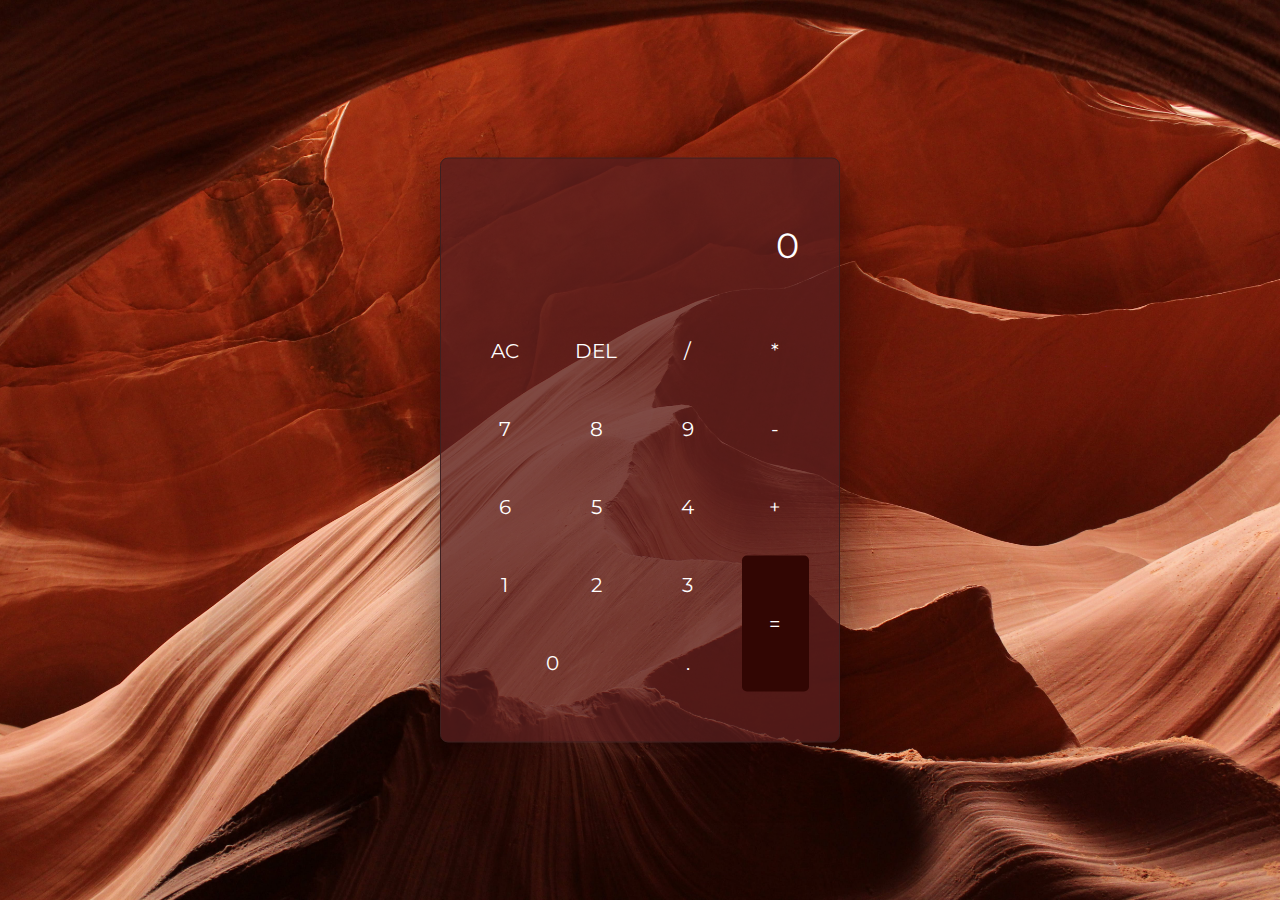
<file: Calculatar | Level 1 Task 3/index.html>
<!DOCTYPE html>
<html lang="en">
<head>
    <meta charset="UTF-8">
    <meta name="viewport" content="width=device-width, initial-scale=1.0">
    <title>Calculator</title> 
     <!-- Link css -->
    <link rel="stylesheet" href="./assets/style.css">
</head>
<body>
    <div class="calculator">
        <div class="display">
          <input type="text" placeholder="0" id="input" disabled />
        </div>
        <div class="buttons">
          <!-- Full Erase -->
          <input type="button" value="AC" id="clear" />
          <!-- Erase Single Value -->
          <input type="button" value="DEL" id="erase" />
          <input type="button" value="/" class="input-button" />
          <input type="button" value="*" class="input-button" />
          <input type="button" value="7" class="input-button" />
          <input type="button" value="8" class="input-button" />
          <input type="button" value="9" class="input-button" />
          <input type="button" value="-" class="input-button" />
          <input type="button" value="6" class="input-button" />
          <input type="button" value="5" class="input-button" />
          <input type="button" value="4" class="input-button" />
          <input type="button" value="+" class="input-button" />
          <input type="button" value="1" class="input-button" />
          <input type="button" value="2" class="input-button" />
          <input type="button" value="3" class="input-button" />
          <input type="button" value="=" id="equal" />
          <input type="button" value="0" class="input-button" />
          <input type="button" value="." class="input-button" />
        </div>
      </div>
<script src="./assets/main.js"></script>
</body>
</html>
</file>
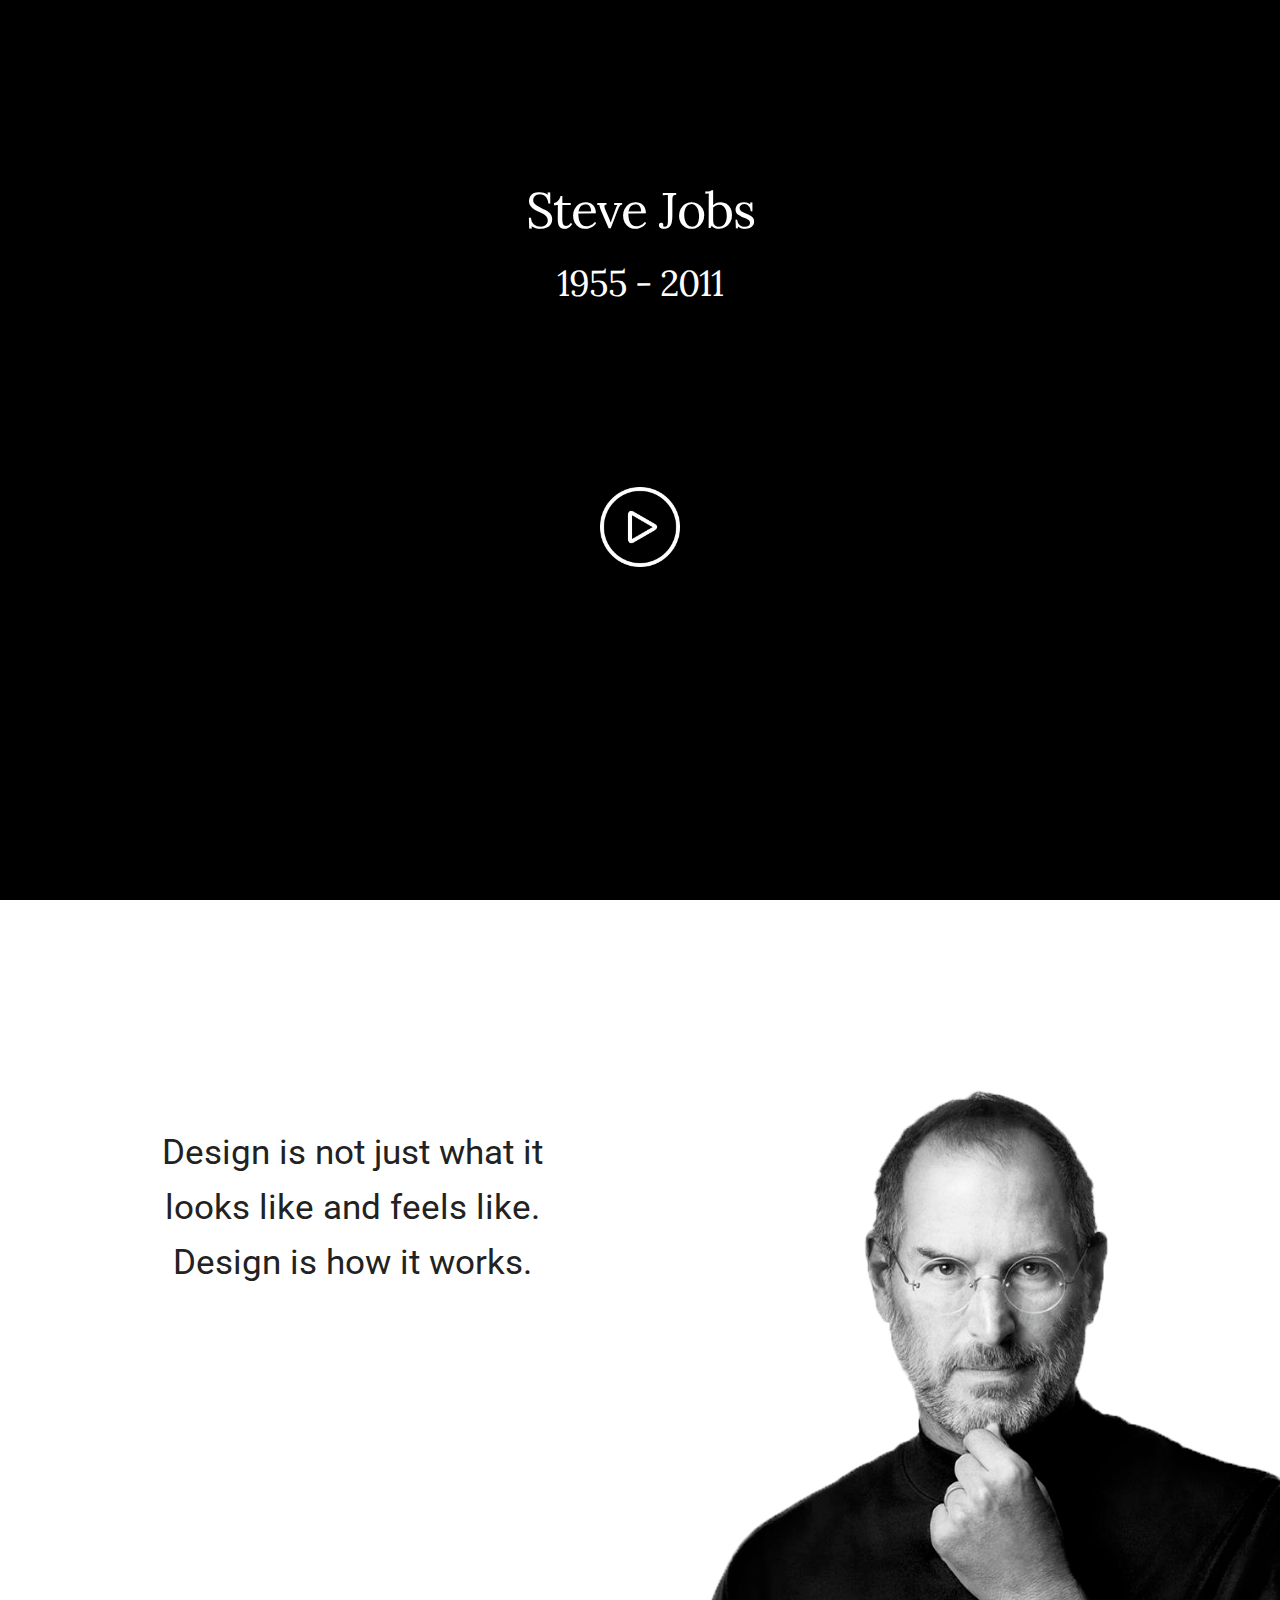
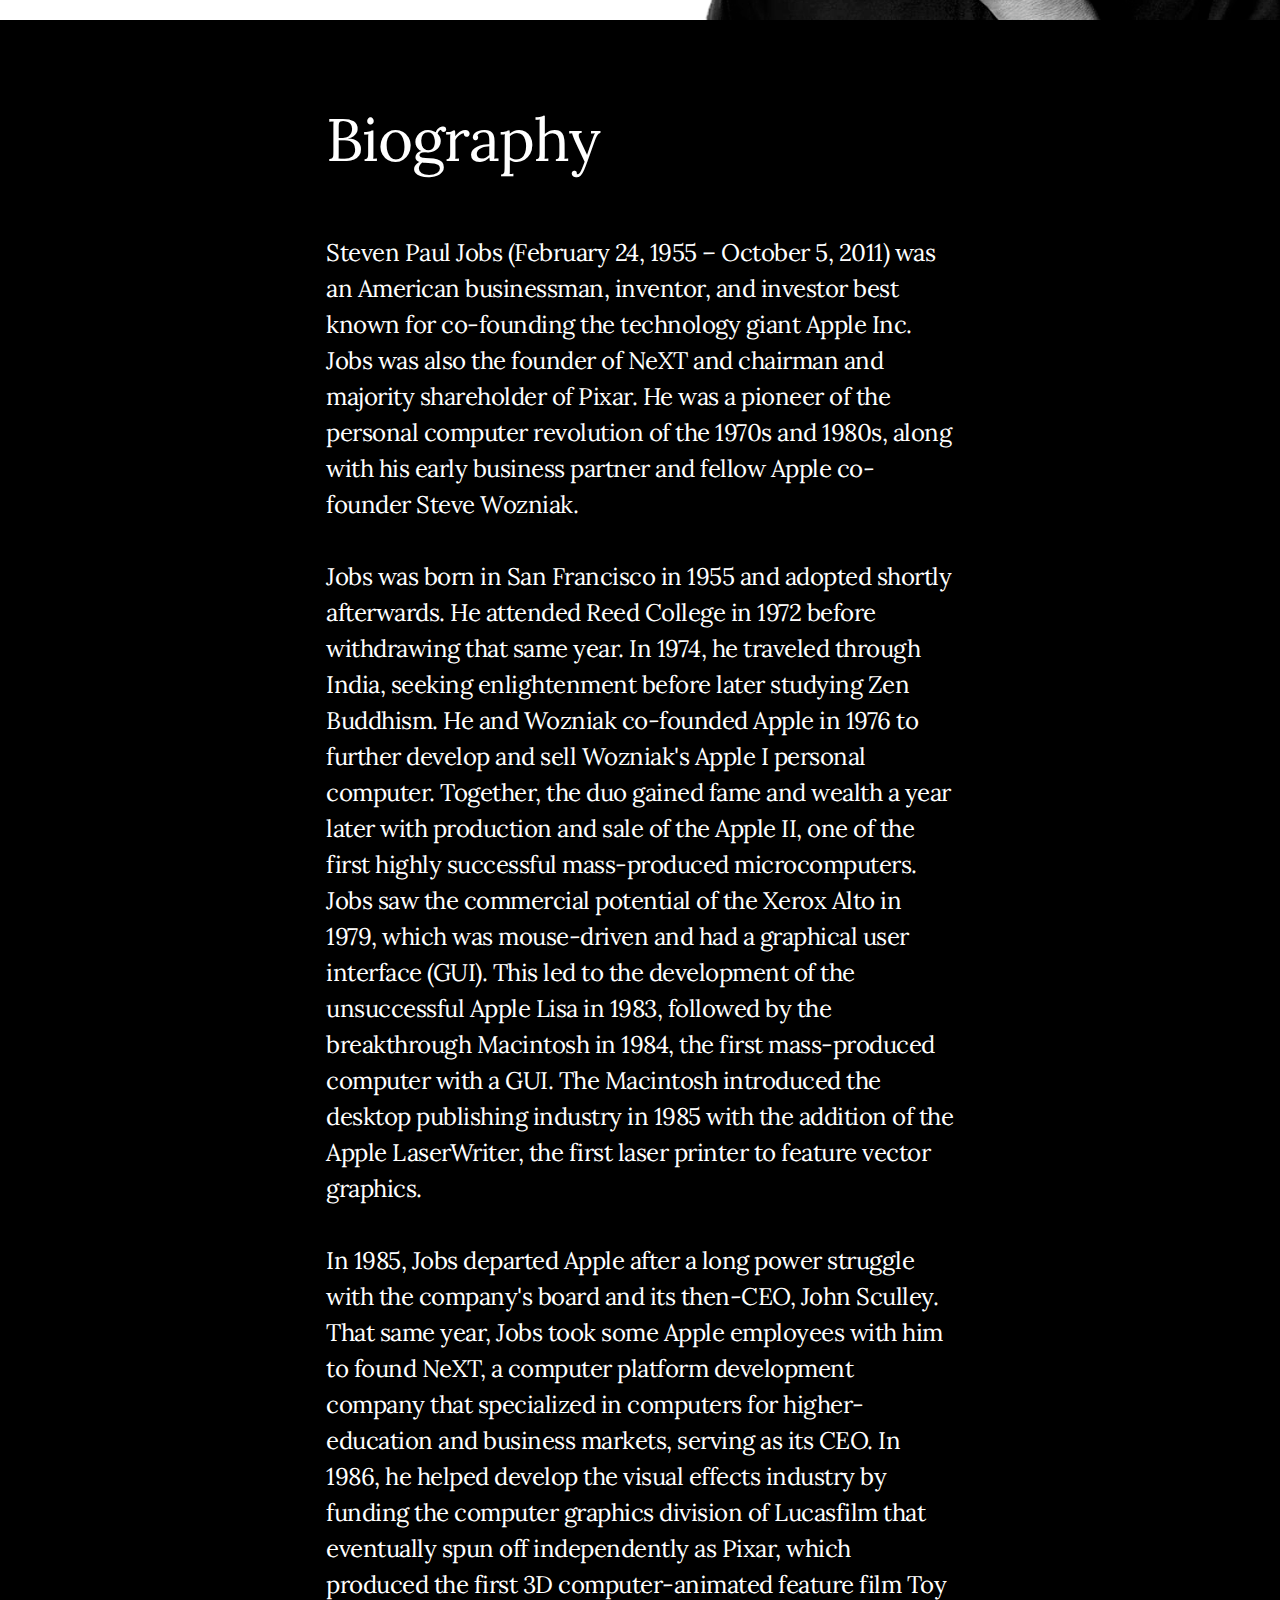
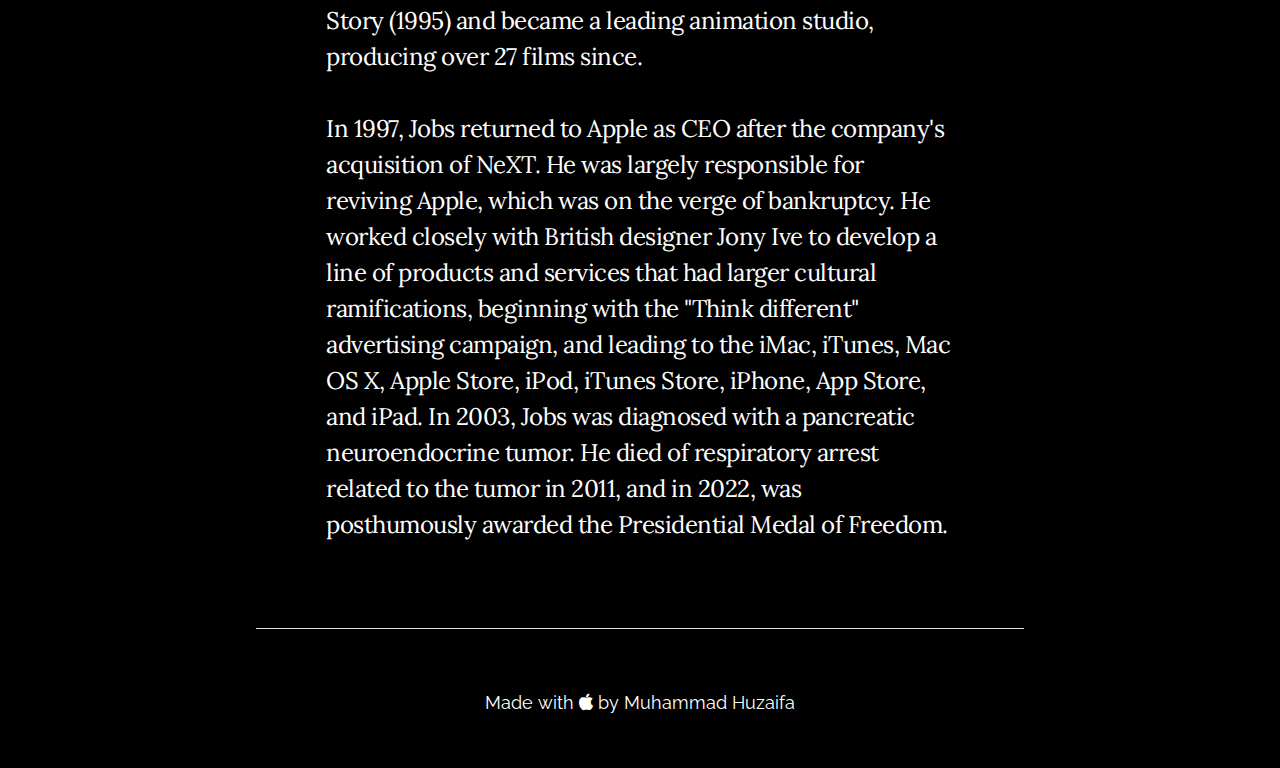
<file: Level 2 Task 1 | Tribute Page/index.html>
<!DOCTYPE html>
<html lang="en">
<head>

  <!-- Basic Page Needs
  –––––––––––––––––––––––––––––––––––––––––––––––––– -->
  <meta charset="utf-8">
  <title>Steve Jobs</title>
  <meta name="description" content="A Steve Jobs tribute page.">
  <meta name="author" content="Jorge Sanz">

  <!-- Mobile Specific Metas
  –––––––––––––––––––––––––––––––––––––––––––––––––– -->
  <meta name="viewport" content="width=device-width, initial-scale=1">

  <!-- FONT
  –––––––––––––––––––––––––––––––––––––––––––––––––– -->
  <link href="//fonts.googleapis.com/css?family=Raleway:400,300,600" rel="stylesheet" type="text/css">
  <link href='https://fonts.googleapis.com/css?family=Lora:400,400italic,700,700italic' rel='stylesheet' type='text/css'>
  <link href='https://fonts.googleapis.com/css?family=Roboto:400,100,100italic,300,300italic,400italic,500,500italic,700,700italic,900,900italic' rel='stylesheet' type='text/css'>

  <!-- CSS
  –––––––––––––––––––––––––––––––––––––––––––––––––– -->
  <link rel="stylesheet" href="css/main.css">
  <link rel="stylesheet" href="css/normalize.css">
  <link rel="stylesheet" href="css/skeleton.css">

  <!-- Favicon
  –––––––––––––––––––––––––––––––––––––––––––––––––– -->
  <link rel="icon" type="image/png" href="images/favicon.png">
  <link rel="stylesheet" href="https://maxcdn.bootstrapcdn.com/font-awesome/4.5.0/css/font-awesome.min.css">
</head>
<body>

  <!-- Primary Page Layout
  –––––––––––––––––––––––––––––––––––––––––––––––––– -->
  <div id="first-div">
    <div class="container">
      <div class="row">
        <div class="twelve columns" style="margin-top: 20vh">
          <h1 id="first-div-title">Steve Jobs</h1>
          <h3 id="first-div-subtitle">1955 - 2011</h3>
          <a href="https://www.youtube.com/watch?v=8rwsuXHA7RA"><img id="first-div-button" src="./images/Circular Play Button.png"></a>
        </div>
      </div>
    </div>
  </div>

  <!-- Second Page Layout
  –––––––––––––––––––––––––––––––––––––––––––––––––– -->
  <div id="second-div">
    <div id="second-div-text"><div id="steve-jobs-quote">Design is not just what it looks like and feels like. Design is how it works.</div></div>
    <div id="second-div-image"><img id="steve-jobs-image" src="./images/steve-jobs.png"></div>
  </div>

  <!-- Third Page Layout
  –––––––––––––––––––––––––––––––––––––––––––––––––– -->
  <div id="third-div">
    <div class="container">
      <div class="row">
        <div class="two columns"><br></div>
        <div class="eight columns" id="third-div-content">
          <h1 id="third-div-title">Biography</h1>
          <h5 id="third-div-text">Steven Paul Jobs (February 24, 1955 – October 5, 2011) was an American businessman, inventor, and investor best known for co-founding the technology giant Apple Inc. Jobs was also the founder of NeXT and chairman and majority shareholder of Pixar. He was a pioneer of the personal computer revolution of the 1970s and 1980s, along with his early business partner and fellow Apple co-founder Steve Wozniak.
            <br>
            <br>

            Jobs was born in San Francisco in 1955 and adopted shortly afterwards. He attended Reed College in 1972 before withdrawing that same year. In 1974, he traveled through India, seeking enlightenment before later studying Zen Buddhism. He and Wozniak co-founded Apple in 1976 to further develop and sell Wozniak's Apple I personal computer. Together, the duo gained fame and wealth a year later with production and sale of the Apple II, one of the first highly successful mass-produced microcomputers. Jobs saw the commercial potential of the Xerox Alto in 1979, which was mouse-driven and had a graphical user interface (GUI). This led to the development of the unsuccessful Apple Lisa in 1983, followed by the breakthrough Macintosh in 1984, the first mass-produced computer with a GUI. The Macintosh introduced the desktop publishing industry in 1985 with the addition of the Apple LaserWriter, the first laser printer to feature vector graphics.
            <br>
            <br>
            In 1985, Jobs departed Apple after a long power struggle with the company's board and its then-CEO, John Sculley. That same year, Jobs took some Apple employees with him to found NeXT, a computer platform development company that specialized in computers for higher-education and business markets, serving as its CEO. In 1986, he helped develop the visual effects industry by funding the computer graphics division of Lucasfilm that eventually spun off independently as Pixar, which produced the first 3D computer-animated feature film Toy Story (1995) and became a leading animation studio, producing over 27 films since.
            <br>
            <br>
            In 1997, Jobs returned to Apple as CEO after the company's acquisition of NeXT. He was largely responsible for reviving Apple, which was on the verge of bankruptcy. He worked closely with British designer Jony Ive to develop a line of products and services that had larger cultural ramifications, beginning with the "Think different" advertising campaign, and leading to the iMac, iTunes, Mac OS X, Apple Store, iPod, iTunes Store, iPhone, App Store, and iPad. In 2003, Jobs was diagnosed with a pancreatic neuroendocrine tumor. He died of respiratory arrest related to the tumor in 2011, and in 2022, was posthumously awarded the Presidential Medal of Freedom.</p>
          </h5>
        </div>
        <div class="two columns"><br></div>
      </div>
      <hr width="80%">
    </div>
    <p id="author-text">Made with <i class="fa fa-apple"></i> by Muhammad Huzaifa</p>
  </div>

<!-- End Document
  –––––––––––––––––––––––––––––––––––––––––––––––––– -->
</body>
</html>
</file>
<file: Calculatar | Level 1 Task 3/assets/style.css>
/* @copyright Muhammad Huzaifa */

@import url('https://fonts.googleapis.com/css2?family=Montserrat:wght@700&display=swap');


* {
    padding: 0;
    margin: 0;
    box-sizing: border-box;
    font-family: 'Montserrat', sans-serif;  }
  body {
    height: 100vh;
    background:  url(./background.jpg) ;
    background-position: center;
    background-size: cover;
  }
  .calculator {
    width: 400px;
    background-color: #581e1ec3;
    padding: 50px 30px;
    position: absolute;
    transform: translate(-50%, -50%);
    top: 50%;
    left: 50%;
    border-radius: 8px;
    border: 1px solid rgb(61, 32, 32);
    box-shadow: 0 20px 50px rgba(24, 0, 0, 0.56);
  }
  .display {
    width: 100%;
  }
  .display input {
    width: 100%;
    padding: 15px 10px;
    text-align: right;
    border: none;
    background-color: transparent;
    color: #ffffff;
    font-size: 35px;
  }
  .display input::placeholder {
    color: #ffffff;
  }
  .buttons {
    display: grid;
    grid-template-columns: repeat(4, 1fr);
    grid-gap: 20px;
    margin-top: 40px;
  }
  .buttons input[type="button"] {
    font-size: 20px;
    padding: 17px;
    border: none;
    background-color: transparent;
    color: #ffffff;
    cursor: pointer;
    border-radius: 5px;
    transition: all linear  .3s;
  }
  .buttons input[type="button"]:hover {
    box-shadow: 0 8px 25px #2b0404;
    background-color: #2b0404;
  }
  input[type="button"]#equal {
    grid-row: span 2;
    background-color: #320603;
  }
  input[type="button"][value="0"] {
    grid-column: span 2;
  }

  /* @copyright Muhammad Huzaifa */
</file>
<file: Level 2 Task 1 | Tribute Page/css/main.css>
/* ----- HTML ----- */
html {
  font-size: 12px;
}

/* ----- Fist div ----- */

#first-div {
  background-color: #000;
  min-height: 100vh;
}

#first-div-title {
  color: #fff;
  text-align: center;
  font-family: 'Lora', serif;
}

#first-div-subtitle {
  color: #fff;
  text-align: center;
  font-family: 'Lora', serif;
}

#first-div-button {
  display: block;
  margin-left: auto;
  margin-right: auto;
  max-width: 80px;
  max-height: 80px;
  margin-top: 20vh;
}

/* ----- Second div ----- */
#second-div {
  background-color: #fff;
  min-height: 80vh;
  display: flex;
  flex-direction: row;
  flex-wrap: wrap;
  justify-content: flex-end;
}

#second-div-text {
  order: 1;
  flex-grow: 1;
  min-width: 30%;
  margin-top: 25vh;
  font-size: 2.3em;
  font-family: 'Roboto', sans-serif;
  text-align: center;
  font-weight: 400;
  margin-bottom: 25vh;
}

#steve-jobs-quote {
  max-width: 400px;
  margin-left: auto;
  margin-right: auto;
}

#second-div-image {
  order: 2;
  flex-grow: 1;
  min-width: 45%;
  align-self: flex-end;
  max-width: 500px;
}

#steve-jobs-image {
  max-width: 100%;
  box-sizing: border-box;
  float: right;
}

/* ----- Third div ----- */
#third-div {
  background-color: #000;
  /* min-height: 100vh; */
  padding-bottom: 2vw;
  padding-right: 2vw;
  padding-left: 2vw;
}

#third-div-content {
  color: #fff;
  font-family: 'Lora', serif;
  margin-top: 5.5em;
  margin-bottom: 2em;
}

#third-div-title {
  font-size: 4em;
}

#third-div-text {
  margin-top: 2.5em;
  font-size: em;
}

#author-text {
  color: #fff;
  font-size: 1.2em;
  text-align: center;
  margin-top: 2vw;
}
</file>
<file: Level 2 Task 1 | Tribute Page/css/skeleton.css>
/*
* Skeleton V2.0.4
* Copyright 2014, Dave Gamache
* www.getskeleton.com
* Free to use under the MIT license.
* http://www.opensource.org/licenses/mit-license.php
* 12/29/2014
*/


/* Table of contents
––––––––––––––––––––––––––––––––––––––––––––––––––
- Grid
- Base Styles
- Typography
- Links
- Buttons
- Forms
- Lists
- Code
- Tables
- Spacing
- Utilities
- Clearing
- Media Queries
*/


/* Grid
–––––––––––––––––––––––––––––––––––––––––––––––––– */
.container {
  position: relative;
  width: 100%;
  max-width: 960px;
  margin: 0 auto;
  padding: 0 20px;
  box-sizing: border-box; }
.column,
.columns {
  width: 100%;
  float: left;
  box-sizing: border-box; }

/* For devices larger than 400px */
@media (min-width: 400px) {
  .container {
    width: 85%;
    padding: 0; }
}

/* For devices larger than 550px */
@media (min-width: 550px) {
  .container {
    width: 80%; }
  .column,
  .columns {
    margin-left: 4%; }
  .column:first-child,
  .columns:first-child {
    margin-left: 0; }

  .one.column,
  .one.columns                    { width: 4.66666666667%; }
  .two.columns                    { width: 13.3333333333%; }
  .three.columns                  { width: 22%;            }
  .four.columns                   { width: 30.6666666667%; }
  .five.columns                   { width: 39.3333333333%; }
  .six.columns                    { width: 48%;            }
  .seven.columns                  { width: 56.6666666667%; }
  .eight.columns                  { width: 65.3333333333%; }
  .nine.columns                   { width: 74.0%;          }
  .ten.columns                    { width: 82.6666666667%; }
  .eleven.columns                 { width: 91.3333333333%; }
  .twelve.columns                 { width: 100%; margin-left: 0; }

  .one-third.column               { width: 30.6666666667%; }
  .two-thirds.column              { width: 65.3333333333%; }

  .one-half.column                { width: 48%; }

  /* Offsets */
  .offset-by-one.column,
  .offset-by-one.columns          { margin-left: 8.66666666667%; }
  .offset-by-two.column,
  .offset-by-two.columns          { margin-left: 17.3333333333%; }
  .offset-by-three.column,
  .offset-by-three.columns        { margin-left: 26%;            }
  .offset-by-four.column,
  .offset-by-four.columns         { margin-left: 34.6666666667%; }
  .offset-by-five.column,
  .offset-by-five.columns         { margin-left: 43.3333333333%; }
  .offset-by-six.column,
  .offset-by-six.columns          { margin-left: 52%;            }
  .offset-by-seven.column,
  .offset-by-seven.columns        { margin-left: 60.6666666667%; }
  .offset-by-eight.column,
  .offset-by-eight.columns        { margin-left: 69.3333333333%; }
  .offset-by-nine.column,
  .offset-by-nine.columns         { margin-left: 78.0%;          }
  .offset-by-ten.column,
  .offset-by-ten.columns          { margin-left: 86.6666666667%; }
  .offset-by-eleven.column,
  .offset-by-eleven.columns       { margin-left: 95.3333333333%; }

  .offset-by-one-third.column,
  .offset-by-one-third.columns    { margin-left: 34.6666666667%; }
  .offset-by-two-thirds.column,
  .offset-by-two-thirds.columns   { margin-left: 69.3333333333%; }

  .offset-by-one-half.column,
  .offset-by-one-half.columns     { margin-left: 52%; }

}


/* Base Styles
–––––––––––––––––––––––––––––––––––––––––––––––––– */
/* NOTE
html is set to 62.5% so that all the REM measurements throughout Skeleton
are based on 10px sizing. So basically 1.5rem = 15px :) */
html {
  font-size: 62.5%; }
body {
  font-size: 1.5em; /* currently ems cause chrome bug misinterpreting rems on body element */
  line-height: 1.6;
  font-weight: 400;
  font-family: "Raleway", "HelveticaNeue", "Helvetica Neue", Helvetica, Arial, sans-serif;
  color: #222; }


/* Typography
–––––––––––––––––––––––––––––––––––––––––––––––––– */
h1, h2, h3, h4, h5, h6 {
  margin-top: 0;
  margin-bottom: 2rem;
  font-weight: 300; }
h1 { font-size: 4.0rem; line-height: 1.2;  letter-spacing: -.1rem;}
h2 { font-size: 3.6rem; line-height: 1.25; letter-spacing: -.1rem; }
h3 { font-size: 3.0rem; line-height: 1.3;  letter-spacing: -.1rem; }
h4 { font-size: 2.4rem; line-height: 1.35; letter-spacing: -.08rem; }
h5 { font-size: 1.8rem; line-height: 1.5;  letter-spacing: -.05rem; }
h6 { font-size: 1.5rem; line-height: 1.6;  letter-spacing: 0; }

/* Larger than phablet */
@media (min-width: 550px) {
  h1 { font-size: 5.0rem; }
  h2 { font-size: 4.2rem; }
  h3 { font-size: 3.6rem; }
  h4 { font-size: 3.0rem; }
  h5 { font-size: 2.4rem; }
  h6 { font-size: 1.5rem; }
}

p {
  margin-top: 0; }


/* Links
–––––––––––––––––––––––––––––––––––––––––––––––––– */
a {
  color: #1EAEDB; }
a:hover {
  color: #0FA0CE; }


/* Buttons
–––––––––––––––––––––––––––––––––––––––––––––––––– */
.button,
button,
input[type="submit"],
input[type="reset"],
input[type="button"] {
  display: inline-block;
  height: 38px;
  padding: 0 30px;
  color: #555;
  text-align: center;
  font-size: 11px;
  font-weight: 600;
  line-height: 38px;
  letter-spacing: .1rem;
  text-transform: uppercase;
  text-decoration: none;
  white-space: nowrap;
  background-color: transparent;
  border-radius: 4px;
  border: 1px solid #bbb;
  cursor: pointer;
  box-sizing: border-box; }
.button:hover,
button:hover,
input[type="submit"]:hover,
input[type="reset"]:hover,
input[type="button"]:hover,
.button:focus,
button:focus,
input[type="submit"]:focus,
input[type="reset"]:focus,
input[type="button"]:focus {
  color: #333;
  border-color: #888;
  outline: 0; }
.button.button-primary,
button.button-primary,
input[type="submit"].button-primary,
input[type="reset"].button-primary,
input[type="button"].button-primary {
  color: #FFF;
  background-color: #33C3F0;
  border-color: #33C3F0; }
.button.button-primary:hover,
button.button-primary:hover,
input[type="submit"].button-primary:hover,
input[type="reset"].button-primary:hover,
input[type="button"].button-primary:hover,
.button.button-primary:focus,
button.button-primary:focus,
input[type="submit"].button-primary:focus,
input[type="reset"].button-primary:focus,
input[type="button"].button-primary:focus {
  color: #FFF;
  background-color: #1EAEDB;
  border-color: #1EAEDB; }


/* Forms
–––––––––––––––––––––––––––––––––––––––––––––––––– */
input[type="email"],
input[type="number"],
input[type="search"],
input[type="text"],
input[type="tel"],
input[type="url"],
input[type="password"],
textarea,
select {
  height: 38px;
  padding: 6px 10px; /* The 6px vertically centers text on FF, ignored by Webkit */
  background-color: #fff;
  border: 1px solid #D1D1D1;
  border-radius: 4px;
  box-shadow: none;
  box-sizing: border-box; }
/* Removes awkward default styles on some inputs for iOS */
input[type="email"],
input[type="number"],
input[type="search"],
input[type="text"],
input[type="tel"],
input[type="url"],
input[type="password"],
textarea {
  -webkit-appearance: none;
     -moz-appearance: none;
          appearance: none; }
textarea {
  min-height: 65px;
  padding-top: 6px;
  padding-bottom: 6px; }
input[type="email"]:focus,
input[type="number"]:focus,
input[type="search"]:focus,
input[type="text"]:focus,
input[type="tel"]:focus,
input[type="url"]:focus,
input[type="password"]:focus,
textarea:focus,
select:focus {
  border: 1px solid #33C3F0;
  outline: 0; }
label,
legend {
  display: block;
  margin-bottom: .5rem;
  font-weight: 600; }
fieldset {
  padding: 0;
  border-width: 0; }
input[type="checkbox"],
input[type="radio"] {
  display: inline; }
label > .label-body {
  display: inline-block;
  margin-left: .5rem;
  font-weight: normal; }


/* Lists
–––––––––––––––––––––––––––––––––––––––––––––––––– */
ul {
  list-style: circle inside; }
ol {
  list-style: decimal inside; }
ol, ul {
  padding-left: 0;
  margin-top: 0; }
ul ul,
ul ol,
ol ol,
ol ul {
  margin: 1.5rem 0 1.5rem 3rem;
  font-size: 90%; }
li {
  margin-bottom: 1rem; }


/* Code
–––––––––––––––––––––––––––––––––––––––––––––––––– */
code {
  padding: .2rem .5rem;
  margin: 0 .2rem;
  font-size: 90%;
  white-space: nowrap;
  background: #F1F1F1;
  border: 1px solid #E1E1E1;
  border-radius: 4px; }
pre > code {
  display: block;
  padding: 1rem 1.5rem;
  white-space: pre; }


/* Tables
–––––––––––––––––––––––––––––––––––––––––––––––––– */
th,
td {
  padding: 12px 15px;
  text-align: left;
  border-bottom: 1px solid #E1E1E1; }
th:first-child,
td:first-child {
  padding-left: 0; }
th:last-child,
td:last-child {
  padding-right: 0; }


/* Spacing
–––––––––––––––––––––––––––––––––––––––––––––––––– */
button,
.button {
  margin-bottom: 1rem; }
input,
textarea,
select,
fieldset {
  margin-bottom: 1.5rem; }
pre,
blockquote,
dl,
figure,
table,
p,
ul,
ol,
form {
  margin-bottom: 2.5rem; }


/* Utilities
–––––––––––––––––––––––––––––––––––––––––––––––––– */
.u-full-width {
  width: 100%;
  box-sizing: border-box; }
.u-max-full-width {
  max-width: 100%;
  box-sizing: border-box; }
.u-pull-right {
  float: right; }
.u-pull-left {
  float: left; }


/* Misc
–––––––––––––––––––––––––––––––––––––––––––––––––– */
hr {
  margin-top: 3rem;
  margin-bottom: 3.5rem;
  border-width: 0;
  border-top: 1px solid #E1E1E1; }


/* Clearing
–––––––––––––––––––––––––––––––––––––––––––––––––– */

/* Self Clearing Goodness */
.container:after,
.row:after,
.u-cf {
  content: "";
  display: table;
  clear: both; }


/* Media Queries
–––––––––––––––––––––––––––––––––––––––––––––––––– */
/*
Note: The best way to structure the use of media queries is to create the queries
near the relevant code. For example, if you wanted to change the styles for buttons
on small devices, paste the mobile query code up in the buttons section and style it
there.
*/


/* Larger than mobile */
@media (min-width: 400px) {}

/* Larger than phablet (also point when grid becomes active) */
@media (min-width: 550px) {}

/* Larger than tablet */
@media (min-width: 750px) {}

/* Larger than desktop */
@media (min-width: 1000px) {}

/* Larger than Desktop HD */
@media (min-width: 1200px) {}
</file>
